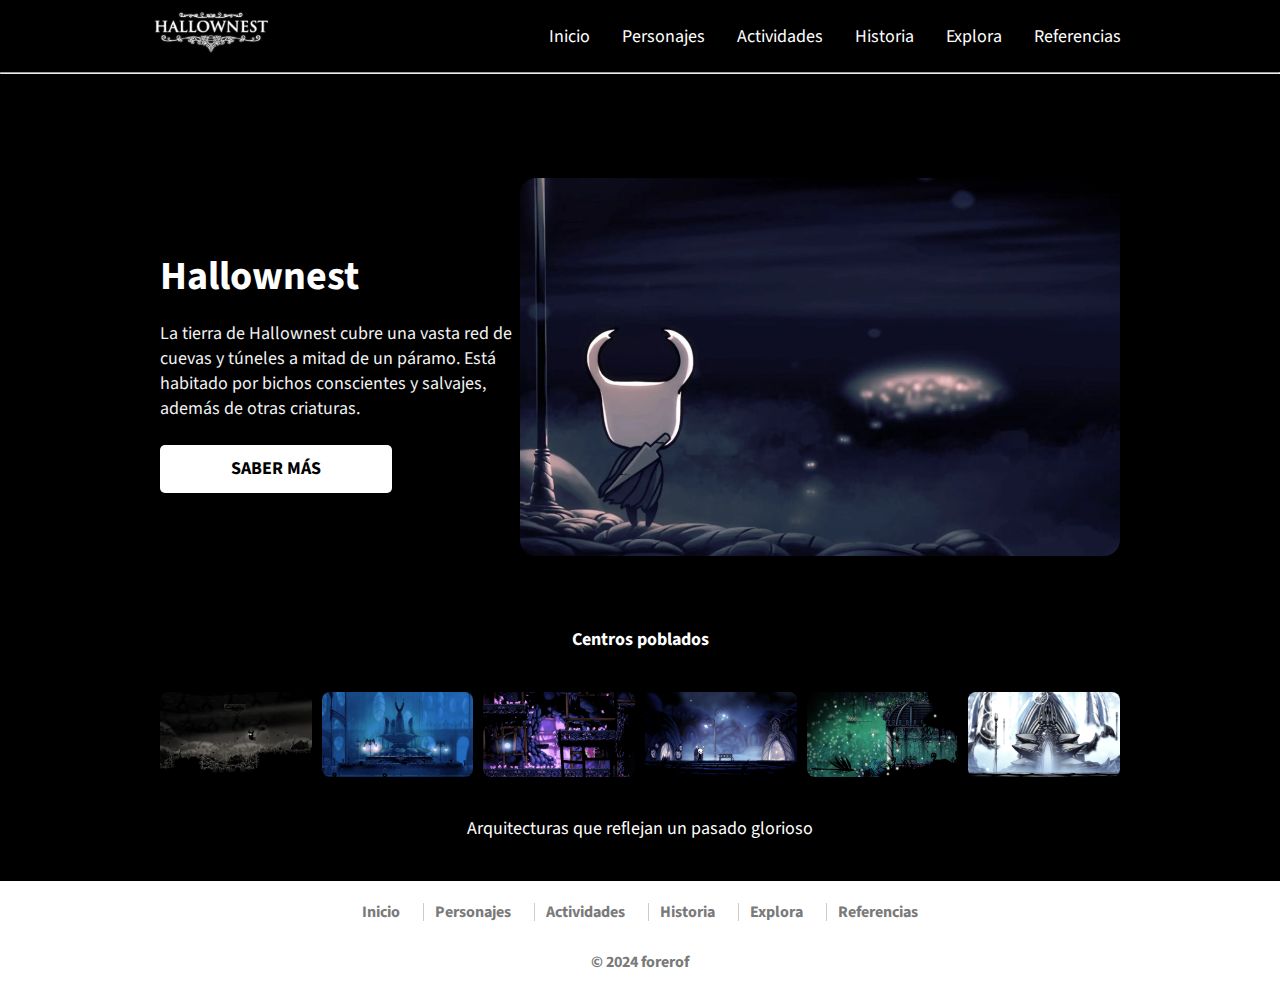
<file: index.html>
<!DOCTYPE html>
<html lang="es">

<head>
    <meta charset="UTF-8">
    <meta name="viewport" content="width=device-width, initial-scale=1.0, maximum-scale=1.0, user-scalable=no">
    <title>Inicio - Hallownest</title>
    <meta 
        name="description"
        content="Explora Hallownest, un vasto mundo lleno de criaturas conscientes y salvajes. Descubre su historia, personajes y actividades."
    >
    <meta property="og:image" content="./assets/img/pages/index.webp">
    <meta name="keywords"  content="Hallownest, historia, personajes, actividades, tierra, bichos">
    <link rel='icon'       type='image/ico' href='assets/img/favicon.ico'>
    <link rel="stylesheet" href="https://fonts.googleapis.com/css2?family=Source+Sans+3:wght@300;400;600&display=swap">
    <link rel="stylesheet" href="./assets/css/styles.css">
</head>

<body>
    <!-- Menu de navegacion (se repite en todas las páginas) -->
    <header class="header">
        <div class="header-content">
            <div class="header-logo">
                <a href="./index.html">
                    <img src="./assets/img/logo.webp" alt="Logotipo de Hallownest">
                </a>
            </div>

            <!-- Botón del menú hamburguesa -->
            <button class="hamburger-menu" aria-label="Abrir menú">
                &#9776;
            </button>

            <nav class="header-links">
                <a href="./index.html" class="header-link">Inicio</a>
                <a href="./characters.html" class="header-link">Personajes</a>
                <a href="./activities.html" class="header-link">Actividades</a>
                <a href="./history.html" class="header-link">Historia</a>
                <a href="./map.html" class="header-link">Explora</a>
                <a href="./credits.html" class="header-link">Referencias</a>
            </nav>
        </div>
    </header>

    <!-- Separador blanco -->
    <hr class="sepator-blank">

    <!-- Contenido de la página -->
    <div class="content">
        <div>
            <div class="space-card mt-64">
                <div class="card">
                    <div>
                        <div class="card-title">
                            <strong>Hallownest</strong>
                        </div>

                        <div class="card-body">
                            La tierra de Hallownest cubre una vasta red de cuevas y túneles a mitad de un páramo. Está
                            habitado por bichos conscientes y salvajes, además de otras criaturas.
                        </div>

                        <a href="./history.html">
                            <div class="card-button">
                                <strong>SABER MÁS</strong>
                            </div>
                        </a>
                    </div>
                </div>

                <div class="card-image">
                    <img src="./assets/img/hollownest.webp"
                        alt="Vista panorámica de Hallownest, una red de cuevas y túneles"
                    >
                </div>
            </div>
        </div>

        <div class="mt-64">
            <div class="gallery-title">
                <strong>Centros poblados</strong>
            </div>

            <div class="gallery">
                <div class="gallery-image">
                    <img src="./assets/img/gallery/abyss-01.webp"          alt="El Abismo en Hallownest">
                </div>
                <div class="gallery-image">
                    <img src="./assets/img/gallery/city-of-tears-01.webp"  alt="Ciudad de lagrimas en Hallownest"> 
                </div>
                <div class="gallery-image">
                    <img src="./assets/img/gallery/crystal-peak-01.webp"   alt="Cumbre de cristal en Hallownest">
                </div>
                <div class="gallery-image">
                    <img src="./assets/img/gallery/dirtmouth-01.webp"      alt="Bocasucia en Hallownest">
                </div>
                <div class="gallery-image">
                    <img src="./assets/img/gallery/queens-gardens-01.webp" alt="Jardines de la reina en Hallownest">
                </div>
                <div class="gallery-image">
                    <img src="./assets/img/gallery/white-palace-01.webp"   alt="Palacio blanco en Hallownest">
                </div>
            </div>

            <div class="gallery-description">Arquitecturas que reflejan un pasado glorioso</div>
        </div>
    </div>

    <!-- Pie de página (se repite en todas las páginas) --> 
    <footer class="footer">
        <nav class="footer-links">
            <a href="./index.html">Inicio</a>
            <a href="./characters.html">Personajes</a>
            <a href="./activities.html">Actividades</a>
            <a href="./history.html">Historia</a>
            <a href="./map.html">Explora</a>
            <a href="./credits.html">Referencias</a>
        </nav>

        <div class="footer-info">
            <p>© 2024 forerof</p>
        </div>
    </footer>
    <script src="./assets/js/menu.js"></script>
</body>

</html>
</file>
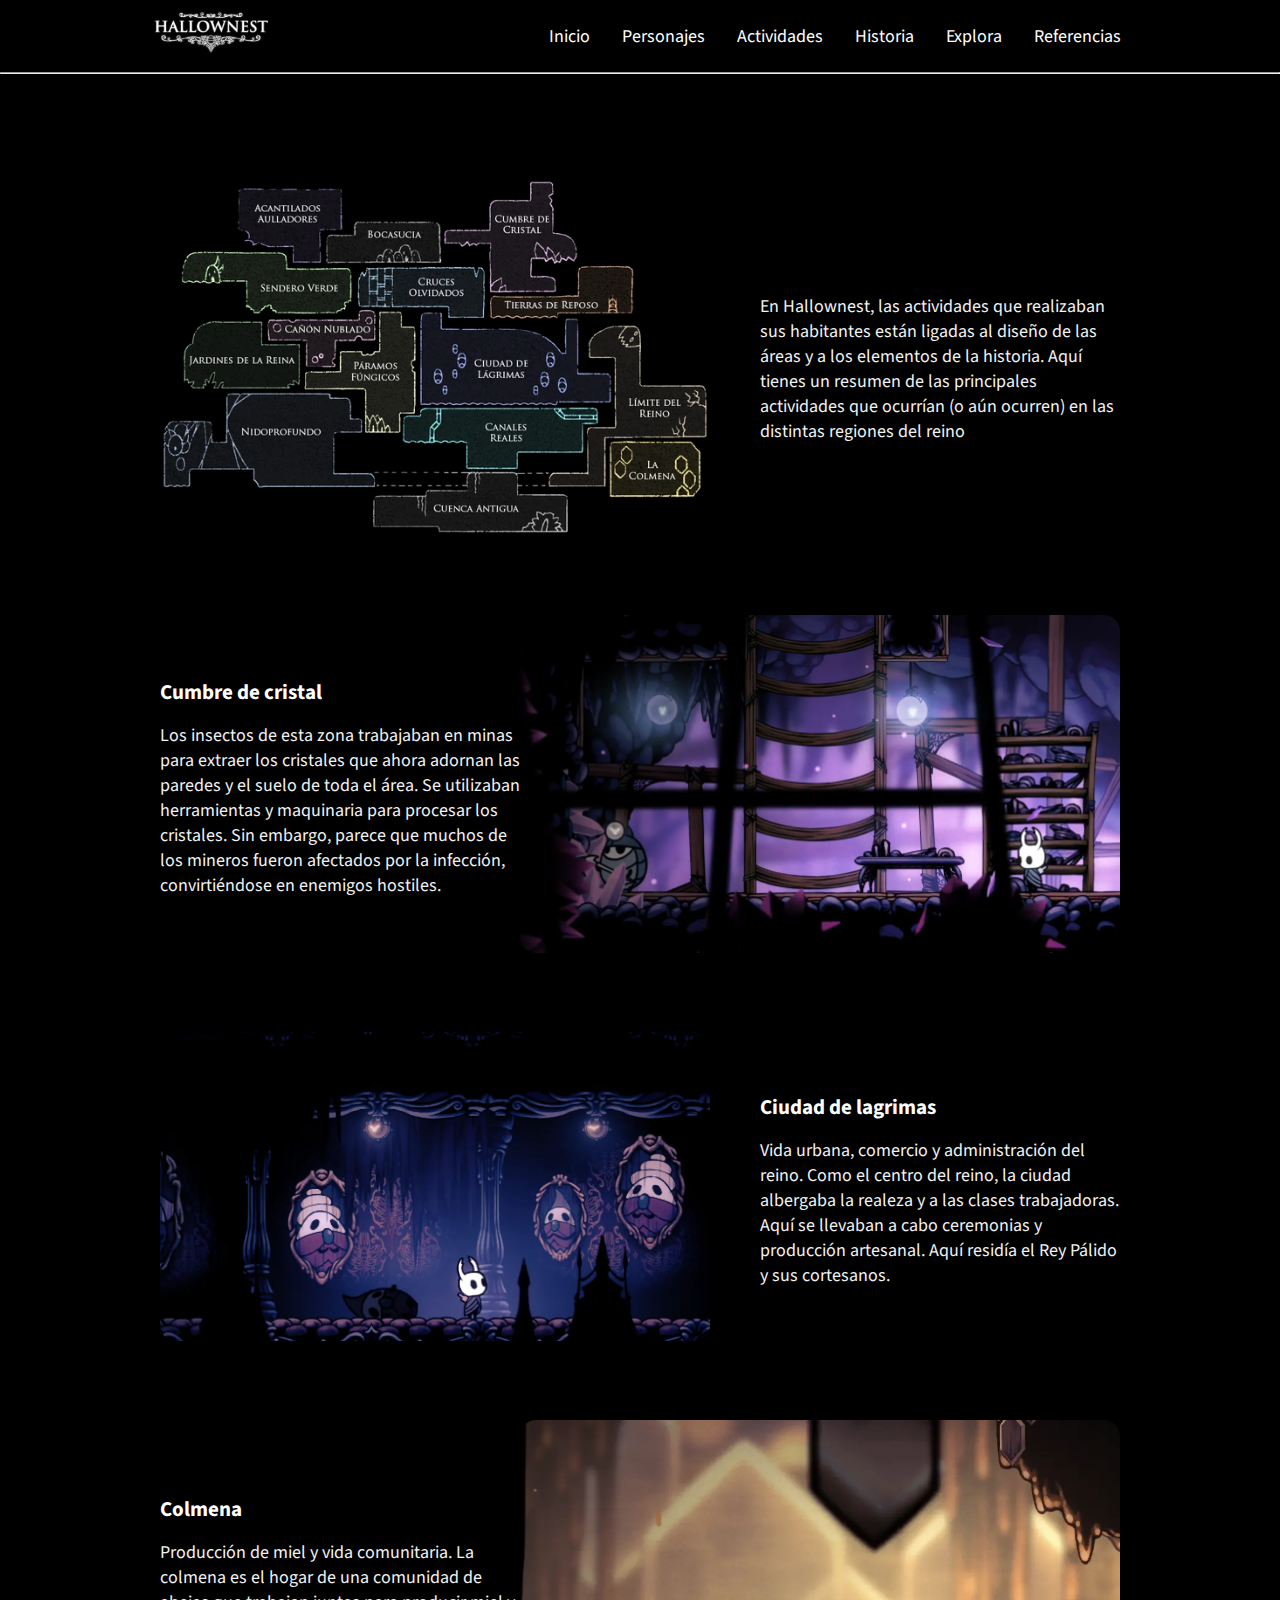
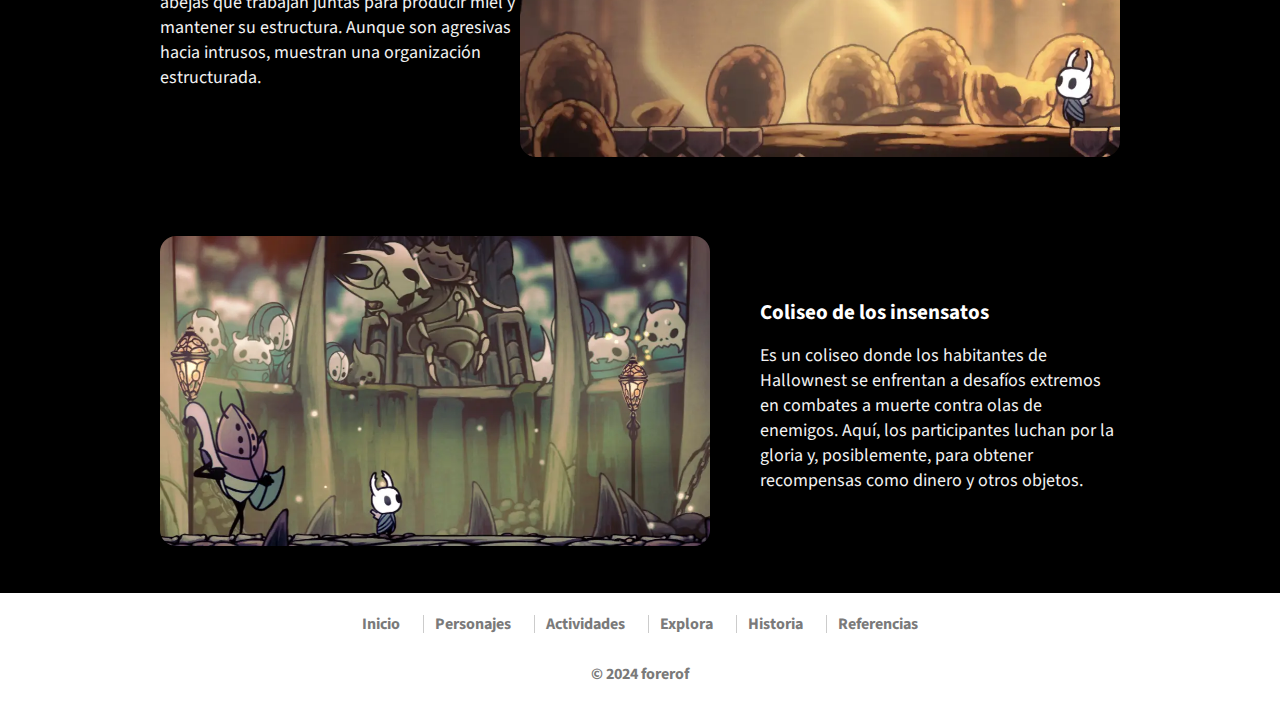
<file: activities.html>
<!DOCTYPE html>
<html lang="es">

<head>
    <meta charset="UTF-8">
    <meta name="viewport" content="width=device-width, initial-scale=1.0, maximum-scale=1.0, user-scalable=no">
    <title>Actividades - Hallownest</title>
    <meta 
        name="description"
        content="Desde comercio hasta luchas entre feroces guerreros, todo esto ocurre en Hallownest."
    >
    <meta property="og:image" content="./assets/img/pages/activities.webp">
    <meta name="keywords"  content="Actividades, Luchas, Cristales , Miel">
    <link rel='icon'       type='image/ico' href='assets/img/favicon.ico'>
    <link rel="stylesheet" href="https://fonts.googleapis.com/css2?family=Source+Sans+3:wght@300;400;600&display=swap">
    <link rel="stylesheet" href="./assets/css/styles.css">
</head>

<body>
    <!-- Menu de navegacion (se repite en todas las páginas) -->
    <header class="header">
        <div class="header-content">
            <div class="header-logo">
                <a href="./index.html">
                    <img src="./assets/img/logo.webp" alt="Logotipo de Hallownest">
                </a>
            </div>

            <!-- Botón del menú hamburguesa -->
            <button class="hamburger-menu" aria-label="Abrir menú">
                &#9776;
            </button>

            <nav class="header-links">
                <a href="./index.html" class="header-link">Inicio</a>
                <a href="./characters.html" class="header-link">Personajes</a>
                <a href="./activities.html" class="header-link">Actividades</a>
                <a href="./history.html" class="header-link">Historia</a>
                <a href="./map.html" class="header-link">Explora</a>
                <a href="./credits.html" class="header-link">Referencias</a>
            </nav>
        </div>
    </header>

    <hr class="sepator-blank">

    <div class="content">
        <div class="card-container space-card mt-64">
            <div class="card-image">
                <img src="./assets/img/activities/map.webp"
                    alt="Mapa del reino de Hallownest"
                >
            </div>

            <div class="card">
                <div>
                    <div class="card-body">
                        En Hallownest, las actividades que realizaban sus habitantes están ligadas al diseño de las áreas y a los elementos de la historia. Aquí tienes un resumen de las principales actividades que ocurrían (o aún ocurren) en las distintas regiones del reino
                    </div>
                </div>
            </div>                
        </div>
       
        <section>
            <div class="space-card mt-72">
                <div class="card">
                    <div>
                        <h3>Cumbre de cristal</h3>

                        <div class="card-body">
                            Los insectos de esta zona trabajaban en minas para extraer los cristales que ahora adornan las paredes y el suelo de toda el área. Se utilizaban herramientas y maquinaria para procesar los cristales. Sin embargo, parece que muchos de los mineros fueron afectados por la infección, convirtiéndose en enemigos hostiles.
                        </div>
                    </div>
                </div>

                <div class="card-image">
                    <img src="./assets/img/activities/peek-of-crystal.webp"
                        alt="Mina en Cumbre de cristales">
                </div>
            </div>
        </section>

        <section>
            <div class="card-container space-card mt-72">
                <div class="card-image">
                    <img src="./assets/img/activities/city-of-tears.webp"
                        alt="Hogar de una familia real en Ciudad de lagrimas"
                    >
                </div>

                <div class="card">
                    <div>
                        <h3>Ciudad de lagrimas</h3>

                        <div class="card-body">
                            Vida urbana, comercio y administración del reino. Como el centro del reino, la ciudad albergaba la realeza y a las clases trabajadoras. Aquí se llevaban a cabo ceremonias y producción artesanal. Aquí residía el Rey Pálido y sus cortesanos.
                        </div>
                    </div>
                </div>
            </div>
        </section>

        <section>
            <div class="space-card mt-72">
                <div class="card">
                    <div>
                        <h3>Colmena</h3>

                        <div class="card-body">
                            Producción de miel y vida comunitaria. La colmena es el hogar de una comunidad de abejas que trabajan juntas para producir miel y mantener su estructura. Aunque son agresivas hacia intrusos, muestran una organización estructurada.
                        </div>
                    </div>
                </div>

                <div class="card-image">
                    <img src="./assets/img/activities/the-hive.webp"
                        alt="Interior de la Colmena en Hallownest"
                    >
                </div>
            </div>
        </section>

        <section>
            <div class="card-container space-card mt-72">
                <div class="card-image">
                    <img src="./assets/img/activities/the-coliseum-of-fools.webp"
                        alt="Batalla en el centro del Coliseo de los insensatos">
                </div>

                <div class="card">
                    <div>
                        <h3>Coliseo de los insensatos</h3>

                        <div class="card-body">
                            Es un coliseo donde los habitantes de Hallownest se enfrentan a desafíos extremos en combates a muerte contra olas de enemigos. Aquí, los participantes luchan por la gloria y, posiblemente, para obtener recompensas como dinero y otros objetos.
                        </div>
                    </div>
                </div>
            </div>
        </section>
    </div>

    <footer class="footer">
        <nav class="footer-links">
            <a href="./index.html">Inicio</a>
            <a href="./characters.html">Personajes</a>
            <a href="./activities.html">Actividades</a>
            <a href="./map.html">Explora</a>
            <a href="./history.html">Historia</a>
            <a href="./credits.html">Referencias</a>
        </nav>

        <div class="footer-info">
            <p>© 2024 forerof</p>
        </div>
    </footer>

    <script src="./assets/js/menu.js"></script>
</body>

</html>
</file>
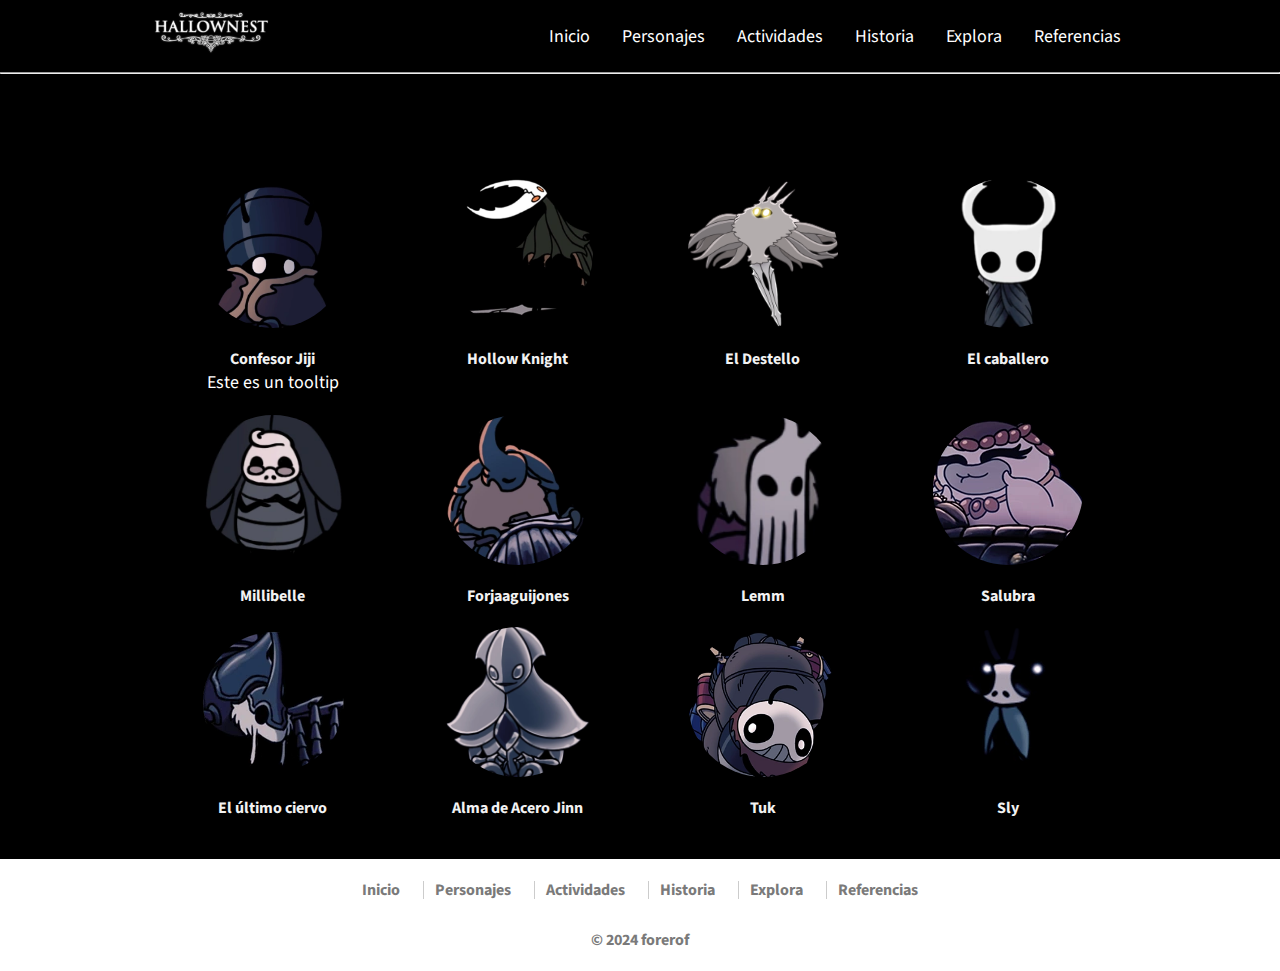
<file: characters.html>
<!DOCTYPE html>
<html lang="es">

<head>
    <meta charset="UTF-8">
    <meta name="viewport" content="width=device-width, initial-scale=1.0, maximum-scale=1.0, user-scalable=no">
    <title>Personajes - Hallownest</title>
    <meta 
        name="description"
        content="Algunos de los habitantes de Hallownest, desde mercaderes hasta maestros de aguijon."
    >
    <meta property="og:image" content="./assets/img/pages/characters.webp">
    <meta name="keywords"  content="El Hollow Knight, El Destello, El caballero, Sly, Tuk, Forjaaguijones">
    <link rel='icon'       type='image/ico' href='assets/img/favicon.ico'>
    <link rel="stylesheet" href="https://fonts.googleapis.com/css2?family=Source+Sans+3:wght@300;400;600&display=swap">
    <link rel="stylesheet" href="./assets/css/styles.css">
</head>

<body>
    <!-- Menu de navegacion (se repite en todas las páginas) -->
    <header class="header">
        <div class="header-content">
            <div class="header-logo">
                <a href="./index.html">
                    <img src="./assets/img/logo.webp" alt="Logotipo de Hallownest">
                </a>
            </div>

            <!-- Botón del menú hamburguesa -->
            <button class="hamburger-menu" aria-label="Abrir menú">
                &#9776;
            </button>

            <nav class="header-links">
                <a href="./index.html" class="header-link">Inicio</a>
                <a href="./characters.html" class="header-link">Personajes</a>
                <a href="./activities.html" class="header-link">Actividades</a>
                <a href="./history.html" class="header-link">Historia</a>
                <a href="./map.html" class="header-link">Explora</a>
                <a href="./credits.html" class="header-link">Referencias</a>
            </nav>
        </div>
    </header>

    <hr class="sepator-blank">

    <div class="content">
        <section class="mt-64">
            <div class="gallery-characters">
                <div class="character" data-info="Character 1 is the hero of the story.">
                    <img src="./assets/img/characters/confessor_jiji.webp" alt="Personaje Confesor Jiji">
                    <h3 class="character-name">Confesor Jiji</h3>
                    <span class="character-description">Este es un tooltip</span>
                </div>

                <div class="character">
                    <img src="./assets/img/characters/chained_up_vessel.webp" alt="Personaje Hollow Knight">
                    <h3 class="character-name">Hollow Knight</h3>
                </div>

                <div class="character">
                    <img src="./assets/img/characters/the_radiance.webp" alt="Personaje El Destello">
                    <h3 class="character-name">El Destello</h3>
                </div>

                <div class="character">
                    <img src="./assets/img/characters/the_knight.webp" alt="Personaje El caballero">
                    <h3 class="character-name">El caballero</h3>
                </div>

                <div class="character">
                    <img src="./assets/img/characters/millibelle.webp" alt="Personaje Millibelle">
                    <h3 class="character-name">Millibelle</h3>
                </div>

                <div class="character">
                    <img src="./assets/img/characters/nailsmith-2.webp" alt="Personaje Forjaaguijones">
                    <h3 class="character-name">Forjaaguijones</h3>
                </div>

                <div class="character">
                    <img src="./assets/img/characters/relic_seeker_lemm.webp" alt="Personaje Lemm">
                    <h3 class="character-name">Lemm</h3>
                </div>

                <div class="character">
                    <img src="./assets/img/characters/salubra.webp" alt="Personaje Salubra">
                    <h3 class="character-name">Salubra</h3>
                </div>

                <div class="character">
                    <img src="./assets/img/characters/stag_circle.webp" alt="Personaje El último ciervo">
                    <h3 class="character-name">El último ciervo</h3>
                </div>
                <div class="character">
                    <img src="./assets/img/characters/steelsoul_jinn.webp" alt="Imagen Personaje Alma de Acero Jinn">
                    <h3 class="character-name">Alma de Acero Jinn</h3>
                </div>
                <div class="character">
                    <img src="./assets/img/characters/tuk.webp" alt="Personaje Tuk">
                    <h3 class="character-name">Tuk</h3>
                </div>
                <div class="character">
                    <img src="./assets/img/characters/sly.webp" alt="Personaje Sly">
                    <h3 class="character-name">Sly</h3>
                </div>
            </div>
        </section>
    </div>

    <footer class="footer">
        <nav class="footer-links">
            <a href="./index.html">Inicio</a>
            <a href="./characters.html">Personajes</a>
            <a href="./activities.html">Actividades</a>
            <a href="./history.html">Historia</a>
            <a href="./map.html">Explora</a>
            <a href="./credits.html">Referencias</a>
        </nav>

        <div class="footer-info">
            <p>© 2024 forerof</p>
        </div>
    </footer>
    
    <script src="./assets/js/menu.js"></script>
</body>

</html>
</file>
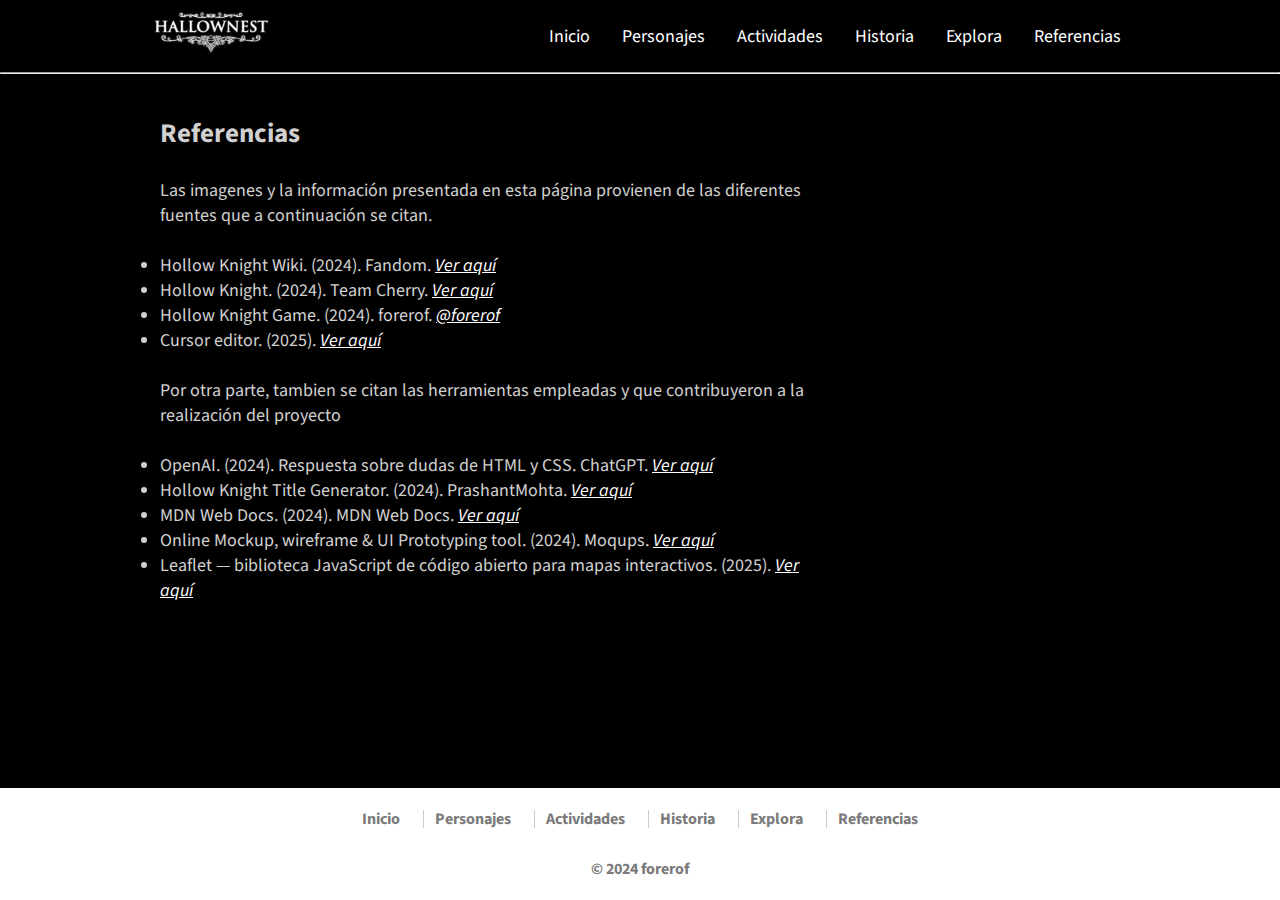
<file: credits.html>
<!DOCTYPE html>
<html lang="es">

<head>
    <meta charset="UTF-8">
    <meta name="viewport" content="width=device-width, initial-scale=1.0, maximum-scale=1.0, user-scalable=no">
    <title>Historia - Hallownest</title>
    <meta 
        name="description"
        content="Créditos a los autores de los recursos empleados en esta página web."
    >
    <meta property="og:image" content="./assets/img/pages/credits.webp">
    <meta name="keywords"  content="Créditos, Autores, Derechos de autor">
    <link rel='icon'       type='image/ico' href='assets/img/favicon.ico'>
    <link rel="stylesheet" href="https://fonts.googleapis.com/css2?family=Source+Sans+3:wght@300;400;600&display=swap">
    <link rel="stylesheet" href="./assets/css/styles.css">
</head>

<body>
    <!-- Menu de navegacion (se repite en todas las páginas) -->
    <header class="header">
        <div class="header-content">
            <div class="header-logo">
                <a href="./index.html">
                    <img src="./assets/img/logo.webp" alt="Logotipo de Hallownest">
                </a>
            </div>

            <!-- Botón del menú hamburguesa -->
            <button class="hamburger-menu" aria-label="Abrir menú">
                &#9776;
            </button>

            <nav class="header-links">
                <a href="./index.html" class="header-link">Inicio</a>
                <a href="./characters.html" class="header-link">Personajes</a>
                <a href="./activities.html" class="header-link">Actividades</a>
                <a href="./history.html" class="header-link">Historia</a>
                <a href="./map.html" class="header-link">Explora</a>
                <a href="./credits.html" class="header-link">Referencias</a>
            </nav>
        </div>
    </header>

    <hr class="sepator-blank">

    <div class="content space-card">
        <div class="history">
            <section>
                <h2>Referencias</h2>
                <br>
                <p>
                    Las imagenes y la información presentada en esta página provienen de las diferentes fuentes que a
                    continuación se citan.
                </p>
                <br>

                <ul>
                    <li>
                        Hollow Knight Wiki. (2024). Fandom. 
                        <a href="https://hollowknight.fandom.com/es/wiki/Hollow_Knight_Wiki" target="_blank"> 
                            <i>Ver aquí</i> 
                        </a>
                    </li>

                    <li>
                        Hollow Knight. (2024). Team Cherry. 
                        <a href="https://www.hollowknight.com/" target="_blank">
                            <i>Ver aquí</i>
                        </a>
                    </li>

                    <li>
                        Hollow Knight Game. (2024). forerof. 
                        <a href="https://github.com/forerof/hallownest" target="_blank">
                            <i>@forerof</i>
                        </a>
                    </li>
                    <li>
                        Cursor editor. (2025). 
                        <a
                            href="https://www.cursor.cc/"
                            target="_blank"
                        > 
                            <i>Ver aquí</i> 
                        </a>
                    </li>
                </ul>
                <br>

                <p>Por otra parte, tambien se citan las herramientas empleadas y que contribuyeron a la realización del proyecto</p>
                <br>

                <ul>
                    <li>OpenAI. (2024). Respuesta sobre dudas de HTML y CSS. ChatGPT. 
                        <a href="https://chat.openai.com/" target="_blank">
                            <i>Ver aquí</i>
                        </a>
                    </li>

                    <li>
                        Hollow Knight Title Generator. (2024). PrashantMohta. 
                        <a
                            href="https://prashantmohta.github.io/TitleGenerator.HollowKnight/?title=0&blur=true&font=1&bold=true&main=HOLLOW%20KNIGHT%20&sub=Title%20generator"
                            target="_blank"
                        > 
                            <i>Ver aquí</i> 
                        </a>
                    </li>
                    <li>
                        MDN Web Docs. (2024). MDN Web Docs.
                        <a
                            href="https://developer.mozilla.org/es/"
                            target="_blank"
                        > 
                            <i>Ver aquí</i> 
                        </a>
                    </li>
                    <li>
                        Online Mockup, wireframe & UI Prototyping tool. (2024). Moqups.
                        <a
                            href="https://moqups.com/"
                            target="_blank"
                        > 
                            <i>Ver aquí</i> 
                        </a>
                    </li>
                    <li>
                        Leaflet — biblioteca JavaScript de código abierto para mapas interactivos. (2025).
                        <a
                            href="https://leafletjs.com/" 
                            target="_blank"
                        > 
                            <i>Ver aquí</i> 
                        </a>
                    </li>
                </ul>
            </section>
        </div>
    </div>

    <footer class="footer">
        <nav class="footer-links">
            <a href="./index.html">Inicio</a>
            <a href="./characters.html">Personajes</a>
            <a href="./activities.html">Actividades</a>
            <a href="./history.html">Historia</a>
            <a href="./map.html">Explora</a>
            <a href="./credits.html">Referencias</a>
        </nav>

        <div class="footer-info">
            <p>© 2024 forerof</p>
        </div>
    </footer>

    <script src="./assets/js/menu.js"></script>
</body>

</html>
</file>
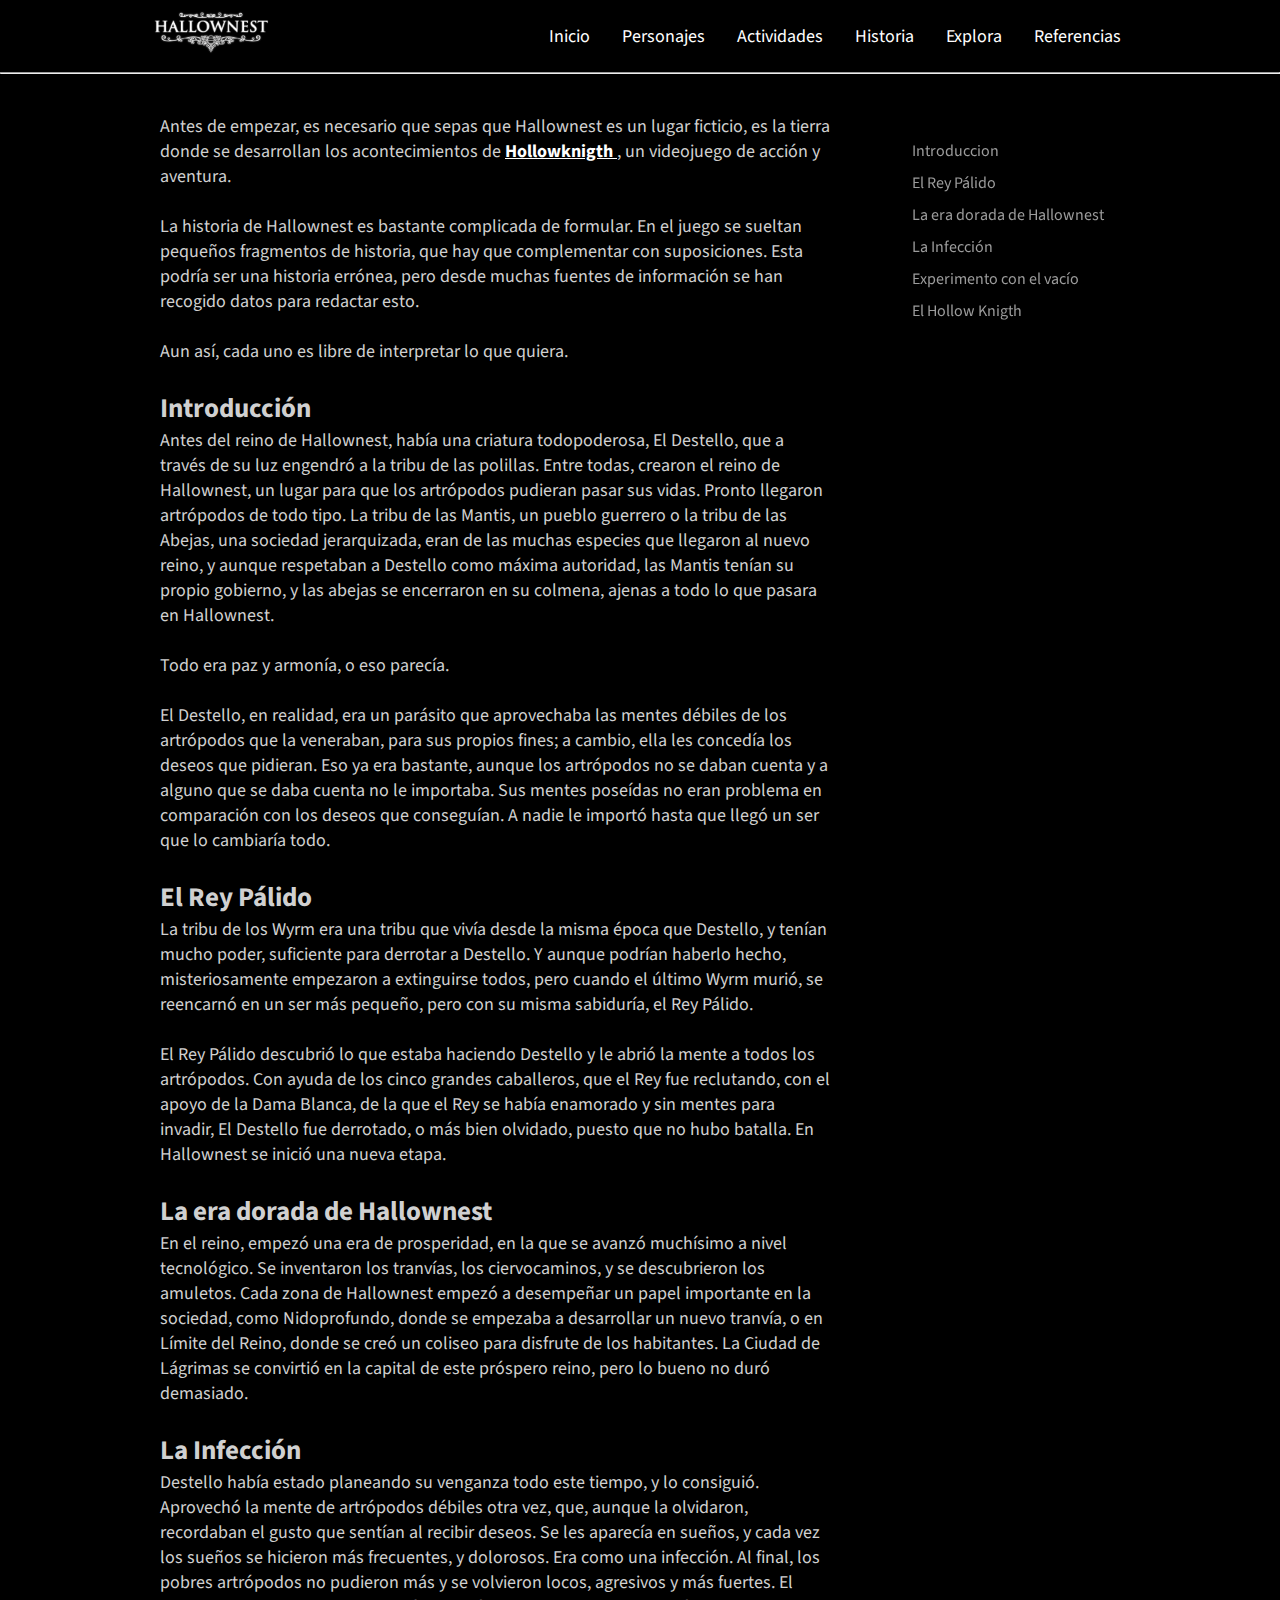
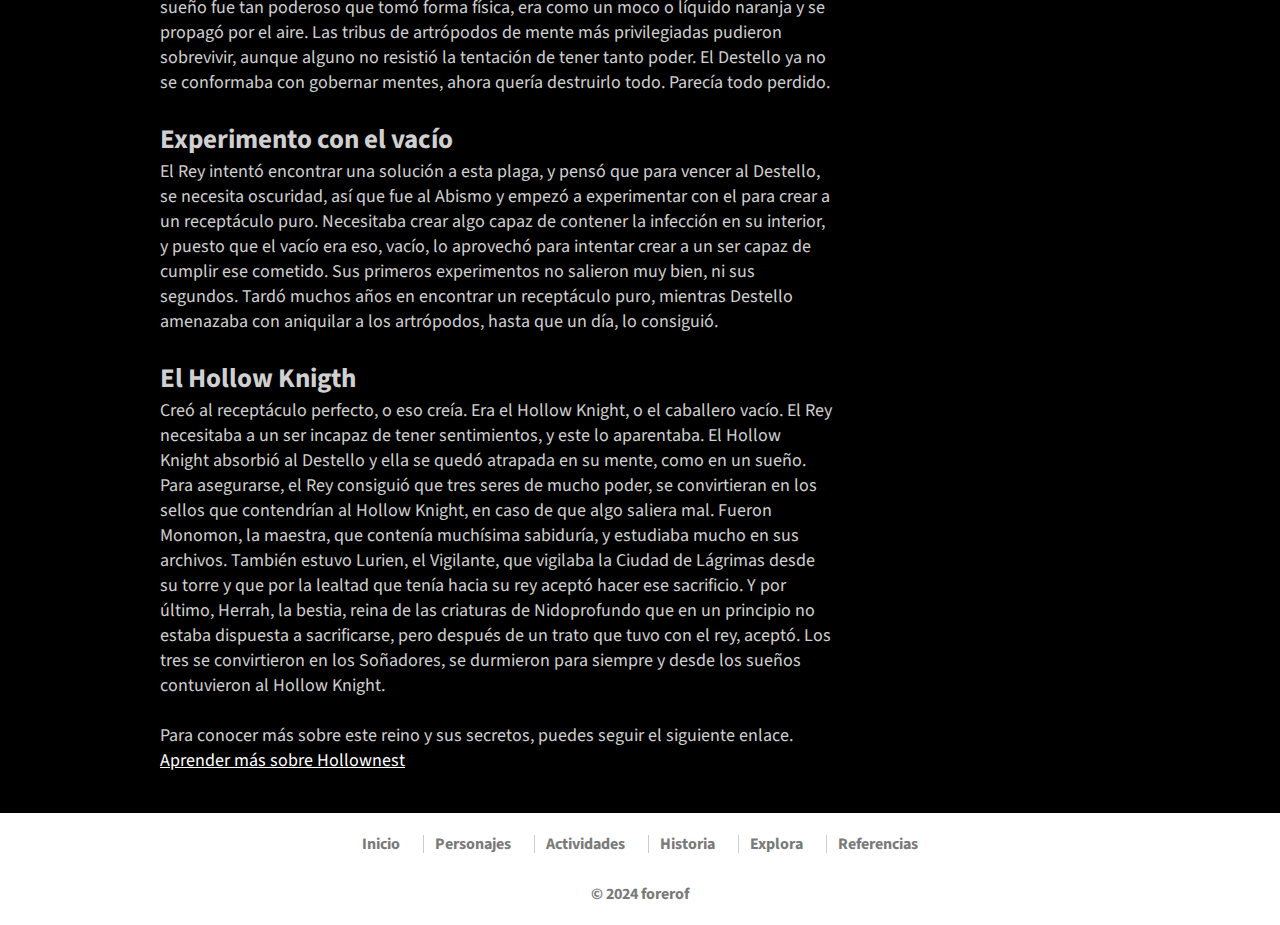
<file: history.html>
<!DOCTYPE html>
<html lang="es">

<head>
    <meta charset="UTF-8">
    <meta name="viewport" content="width=device-width, initial-scale=1.0, maximum-scale=1.0, user-scalable=no">
    <title>Historia - Hallownest</title>
    <meta 
        name="description"
        content="Comprende el origen del reino de Hallownest conoce su historia y evita repetirla."
    >
    <meta property="og:image" content="./assets/img/pages/history.webp">
    <meta name="keywords"  content="Historia, El Destello, Wyrm , Deseos, Tribus">
    <link rel='icon'       type='image/ico' href='assets/img/favicon.ico'>
    <link rel="stylesheet" href="https://fonts.googleapis.com/css2?family=Source+Sans+3:wght@300;400;600&display=swap">
    <link rel="stylesheet" href="./assets/css/styles.css">
</head>

<body>
    <!-- Menu de navegacion (se repite en todas las páginas) -->
    <header class="header">
        <div class="header-content">
            <div class="header-logo">
                <a href="./index.html">
                    <img src="./assets/img/logo.webp" alt="Logotipo de Hallownest">
                </a>
            </div>

            <!-- Botón del menú hamburguesa -->
            <button class="hamburger-menu" aria-label="Abrir menú">
                &#9776;
            </button>

            <nav class="header-links">
                <a href="./index.html" class="header-link">Inicio</a>
                <a href="./characters.html" class="header-link">Personajes</a>
                <a href="./activities.html" class="header-link">Actividades</a>
                <a href="./history.html" class="header-link">Historia</a>
                <a href="./map.html" class="header-link">Explora</a>
                <a href="./credits.html" class="header-link">Referencias</a>
            </nav>
        </div>
    </header>

    <hr class="sepator-blank">

    <div class="content space-card">
        <div class="history">
            <div>
                <p>
                    Antes de empezar, es necesario que sepas que Hallownest es un lugar ficticio, es la tierra donde se
                    desarrollan los acontecimientos de 
                    <a href="https://www.hollowknight.com/">
                        <strong>Hollowknigth</strong>
                    </a>, un videojuego de acción y aventura.
                </p>
                <br>
                <p>
                    La historia de Hallownest es bastante complicada de formular. En el juego se sueltan pequeños
                    fragmentos de historia, que hay que complementar con suposiciones. Esta podría ser una historia
                    errónea, pero desde muchas fuentes de información se han recogido datos para redactar esto.</p>
                <br>
                <p>Aun así, cada uno es libre de interpretar lo que quiera.</p>
            </div>
            <br>

            <section id="introduction">
                <h2>Introducción</h2>
                <p>
                        Antes del reino de Hallownest, había una criatura todopoderosa, El Destello, que a través de su luz engendró a la tribu de las polillas. Entre todas, crearon el reino de Hallownest, un lugar para que los artrópodos pudieran pasar sus vidas. Pronto llegaron artrópodos de todo tipo. La tribu de las Mantis, un pueblo guerrero o la tribu de las Abejas, una sociedad jerarquizada, eran de las muchas especies que llegaron al nuevo reino, y aunque respetaban a Destello como máxima autoridad, las Mantis tenían su propio gobierno, y las abejas se encerraron en su colmena, ajenas a todo lo que pasara en Hallownest.
                </p>
                <br>
                <p>
                        Todo era paz y armonía, o eso parecía.
                </p>
                <br>
                <p>
                        El Destello, en realidad, era un parásito que aprovechaba las mentes débiles de los artrópodos que la veneraban, para sus propios fines; a cambio, ella les concedía los deseos que pidieran. Eso ya era bastante, aunque los artrópodos no se daban cuenta y a alguno que se daba cuenta no le importaba. Sus mentes poseídas no eran problema en comparación con los deseos que conseguían. A nadie le importó hasta que llegó un ser que lo cambiaría todo.
                </p>
            </section>
            <br>

            <section id="the-pale-king">
                <h2>El Rey Pálido</h2>
                <p>
                    La tribu de los Wyrm era una tribu que vivía desde la misma época que Destello, y tenían mucho poder, suficiente para derrotar a Destello. Y aunque podrían haberlo hecho, misteriosamente empezaron a extinguirse todos, pero cuando el último Wyrm murió, se reencarnó en un ser más pequeño, pero con su misma sabiduría, el Rey Pálido.
                </p>
                <br>
                <p>
                    El Rey Pálido descubrió lo que estaba haciendo Destello y le abrió la mente a todos los artrópodos. Con ayuda de los cinco grandes caballeros, que el Rey fue reclutando, con el apoyo de la Dama Blanca, de la que el Rey se había enamorado y sin mentes para invadir, El Destello fue derrotado, o más bien olvidado, puesto que no hubo batalla. En Hallownest se inició una nueva etapa.
                </p>
            </section>
            <br>

            <section id="the-golden-age-of-hallownest">
                <h2>La era dorada de Hallownest</h2>
                <p>
                    En el reino, empezó una era de prosperidad, en la que se avanzó muchísimo a nivel tecnológico. Se inventaron los tranvías, los ciervocaminos, y se descubrieron los amuletos. Cada zona de Hallownest empezó a desempeñar un papel importante en la sociedad, como Nidoprofundo, donde se empezaba a desarrollar un nuevo tranvía, o en Límite del Reino, donde se creó un coliseo para disfrute de los habitantes. La Ciudad de Lágrimas se convirtió en la capital de este próspero reino, pero lo bueno no duró demasiado.
                </p>
            </section>
            <br>

            <section id="the-infection">
                <h2>La Infección</h2>
                <p>
                    Destello había estado planeando su venganza todo este tiempo, y lo consiguió. Aprovechó la mente de artrópodos débiles otra vez, que, aunque la olvidaron, recordaban el gusto que sentían al recibir deseos. Se les aparecía en sueños, y cada vez los sueños se hicieron más frecuentes, y dolorosos. Era como una infección. Al final, los pobres artrópodos no pudieron más y se volvieron locos, agresivos y más fuertes. El sueño fue tan poderoso que tomó forma física, era como un moco o líquido naranja y se propagó por el aire. Las tribus de artrópodos de mente más privilegiadas pudieron sobrevivir, aunque alguno no resistió la tentación de tener tanto poder. El Destello ya no se conformaba con gobernar mentes, ahora quería destruirlo todo. Parecía todo perdido.
                </p>
            </section>
            <br>

            <section id="experiment-with-the-void">
                <h2>Experimento con el vacío</h2>
                <p>
                    El Rey intentó encontrar una solución a esta plaga, y pensó que para vencer al Destello, se necesita oscuridad, así que fue al Abismo y empezó a experimentar con el para crear a un receptáculo puro. Necesitaba crear algo capaz de contener la infección en su interior, y puesto que el vacío era eso, vacío, lo aprovechó para intentar crear a un ser capaz de cumplir ese cometido. Sus primeros experimentos no salieron muy bien, ni sus segundos. Tardó muchos años en encontrar un receptáculo puro, mientras Destello amenazaba con aniquilar a los artrópodos, hasta que un día, lo consiguió.
                </p>
            </section>
            <br>

            <section id="the-hollow-knight">
                <h2>El Hollow Knigth</h2>
                <p>
                    Creó al receptáculo perfecto, o eso creía. Era el Hollow Knight, o el caballero vacío. El Rey necesitaba a un ser incapaz de tener sentimientos, y este lo aparentaba. El Hollow Knight absorbió al Destello y ella se quedó atrapada en su mente, como en un sueño. Para asegurarse, el Rey consiguió que tres seres de mucho poder, se convirtieran en los sellos que contendrían al Hollow Knight, en caso de que algo saliera mal. Fueron Monomon, la maestra, que contenía muchísima sabiduría, y estudiaba mucho en sus archivos. También estuvo Lurien, el Vigilante, que vigilaba la Ciudad de Lágrimas desde su torre y que por la lealtad que tenía hacia su rey aceptó hacer ese sacrificio. Y por último, Herrah, la bestia, reina de las criaturas de Nidoprofundo que en un principio no estaba dispuesta a sacrificarse, pero después de un trato que tuvo con el rey, aceptó. Los tres se convirtieron en los Soñadores, se durmieron para siempre y desde los sueños contuvieron al Hollow Knight.
                </p>
                <br>

                <p>
                    Para conocer más sobre este reino y sus secretos, puedes seguir el siguiente enlace.
                    <a href="https://hollowknight.fandom.com/wiki/Hallownest" target="_blank">Aprender más sobre Hollownest</a>
                </p>
            </section>        
        </div>

        <!-- Sumario -->
        <nav class="summary">
            <a href="#introduction">Introduccion</a>
            <a href="#the-pale-king">El Rey Pálido</a>
            <a href="#the-golden-age-of-hallownest">La era dorada de Hallownest</a>
            <a href="#the-infection">La Infección</a>
            <a href="#experiment-with-the-void">Experimento con el vacío</a>
            <a href="#the-hollow-knight">El Hollow Knigth</a>
        </nav>
    </div>

    <footer class="footer">
        <nav class="footer-links">
            <a href="./index.html">Inicio</a>
            <a href="./characters.html">Personajes</a>
            <a href="./activities.html">Actividades</a>
            <a href="./history.html">Historia</a>
            <a href="./map.html">Explora</a>
            <a href="./credits.html">Referencias</a>
        </nav>

        <div class="footer-info">
            <p>© 2024 forerof</p>
        </div>
    </footer>

    <script src="./assets/js/menu.js"></script>
</body>

</html>
</file>
<file: assets/css/styles.css>
/* General Reset */
* {
    margin: 0;
    padding: 0;
    /* eliminar márgenes predeterminados del navegador*/
    box-sizing: border-box;
    /* Asegura que el ancho y el alto incluyan borde y padding */
}

/* Global Styles */
img {
    max-width: 100%;
    /* La imagen nunca será más ancha que su contenedor */
    height: auto;
    /* Mantiene la proporción original de la imagen */
}

a {
    text-decoration: none;
    /* Elimina el subrayado */
    color: inherit;
    /* Hereda el color del texto del contenedor padre */
}

a:visited {
    color: inherit;
    /* Elimina el color de los enlaces visitados */
}

a:hover,
a:focus {
    text-decoration: none;
    /* Asegura que no se muestre subrayado al pasar el cursor */
    outline: none;
    /* Opcional: elimina el borde por foco */
}

body {
    font-family: 'Source Sans 3', sans-serif;
    font-size: 18px;
    background-color: #000000;
    color: #FFFFFF;
    cursor: url('../img/cursor.cur'), auto;
}

a {
    cursor: url('../img/cursor.cur'), pointer;
}

button {
    cursor: url('../img/cursor.cur'), pointer !important;
}

img {
    cursor: url('../img/cursor.cur'), pointer !important;
}

/* Hacer que html y body ocupen toda la altura del viewport */
html,
body {
    height: 100%;
    margin: 0;
    display: flex;
    flex-direction: column;
}

/* Utility Classes */
.mt-64 {
    margin-top: 64px;
}

.mt-72 {
    margin-top: 72px;
}

/* Header Styles */
.header {
    width: 100%;
    height: auto;
    position: relative;
}

.header-content {
    padding: 8px 16px;
    display: flex;
    align-items: center;
    justify-content: space-around;
}

.header-logo img {
    width: 120px;
    height: auto;
}

/* Botón del menú hamburguesa */
.hamburger-menu {
    display: none;
    background: none;
    border: none;
    font-size: 24px;
    cursor: pointer;
    color: #ffffff;
    transition: transform 0.3s ease;
}

/* Cambiar a "X" */
.hamburger-menu.open {
    transform: rotate(100deg);
    /* Opcional para animar */
    color: #ffffff;
    /* Cambia el color o personaliza como desees */
}

.header-links {
    display: flex;
    gap: 16px;
}

.header-link {
    text-decoration: none;
    color: #FFFFFF;
    margin: 8px;
}

a.header-link:hover {
    color: #BCBCBC;
}

/* Separator */
.sepator-blank {
    width: 100%;
    height: 1px;
    background-color: #FFFFFF;
}

/* Content Styles */
.content {
    padding: 0px 160px;
    margin-top: 40px;
    flex: 1;
    /* Crece para ocupar todo el espacio disponible */
}

/* Card Styles */
.space-card {
    display: flex;
    justify-content: space-between;
}

.card-container {
    display: flex;
    /* Activa Flexbox */
    gap: 50px;
    /* Espacio horizontal entre elementos */
}

.card {
    width: 40%;
    display: flex;
    align-items: center;
}

.card-title {
    font-size: 40px;
}

.card-body {
    margin-top: 16px;
    width: 360px;
    color: #F2F2F2;
}

.card-button {
    margin-top: 24px;
    width: 232px;
    height: 48px;
    background-color: #FFFFFF;
    color: #000000;
    border-radius: 5px;
    display: flex;
    /* Usamos Flexbox para centrar el contenido */
    justify-content: center;
    /* Centra horizontalmente */
    align-items: center;
    /* Centra verticalmente */
    text-align: center;
    /* Asegura que el texto dentro del <a> esté centrado */
}

.card-image {
    width: 640px;
    height: auto;
}

.card-image img {
    border-radius: 16px;
}

/* Gallery Styles */
.gallery-title {
    width: 100%;
    height: auto;
    display: flex;
    justify-content: center;
}

.gallery {
    display: grid;
    /* Activamos Grid Layout */
    grid-template-columns: repeat(auto-fit, minmax(150px, 1fr));
    /* 3 columnas responsive */
    gap: 10px;
    /* Espacio entre las imágenes */
    margin-top: 40px;
    /* Separación respecto al título */
}

.gallery img {
    width: 152px;
    /* Escalar las imágenes al tamaño del contenedor */
    height: auto;
    /* Altura fija para las imágenes */
    object-fit: cover;
    /* Recorta la imagen para que encaje en el espacio */
    border-radius: 8px;
    /* Esquinas redondeadas */
    box-shadow: 0 2px 5px rgba(0, 0, 0, 0.2);
    /* Sombra ligera */
    transition: transform 0.3s ease;
    /* Suaviza la transición al escalar */
}

/* Efecto de hover en la imagen */
.gallery-image:hover img {
    transform: scale(2.5);
}

.gallery-description {
    margin-top: 32px;
    width: 100%;
    height: auto;
    display: flex;
    justify-content: center;
}

/* Footer Styles */
.footer {
    width: 100%;
    height: auto;
    /* Ajusta la altura según el contenido */
    margin-top: 40px;
    padding: 20px 0;
    background-color: #FFFFFF;
    display: flex;
    flex-direction: column;
    /* Cambia la dirección del flujo a columna */
    justify-content: center;
    /* Centra los hijos verticalmente */
    align-items: center;
    /* Centra los hijos horizontalmente */
    text-align: center;

}

.footer-links {
    color: #7A7A7A;
    font-size: 16px;
    width: auto;
    height: 32px;
    display: inline-block;
    position: relative;

}

.footer-links a {
    margin: 16px;
    font-weight: bolder;
}

.footer-links a {
    margin: 16px;
    font-weight: bolder;
    position: relative;
    /* Necesario para posicionar el pseudo-elemento */
}

.footer-links a::after {
    content: "";
    /* Crea el separador */
    display: inline-block;
    width: 1px;
    /* Grosor de la línea */
    height: 80%;
    /* Ajusta el alto de la línea según tus necesidades */
    background-color: #ccc;
    /* Color gris del separador */
    position: absolute;
    top: 10%;
    /* Centra verticalmente */
    right: -24px;
    /* Ajusta la posición del separador */
}

.footer-links a:last-child::after {
    display: none;
    /* Elimina el separador después del último enlace */
}

.footer-info {
    font-weight: bolder;
    font-size: 16px;
    margin-top: 18px;
    color: #7A7A7A;
}

/* Gallery Styles Characters */
.gallery-characters {
    display: grid;
    grid-template-columns: repeat(4, 1fr);
    /* 4 columnas de igual ancho */
    gap: 20px;
    /* Espacio entre los elementos */
    margin-top: 40px;
    justify-items: center;
    /* Centra los elementos horizontalmente */
    text-align: center;
    /* Centra los textos debajo de las imágenes */
}

.character {
    display: flex;
    flex-direction: column;
    /* Apila la imagen y el texto verticalmente */
    align-items: center;
    cursor: pointer;
}

.character img {
    width: 150px;
    height: 150px;
    object-fit: cover;
    border-radius: 50%;
    box-shadow: 0 2px 5px rgba(0, 0, 0, 0.2);
    transition: transform 0.2s ease-in-out;
}

/* Efecto de hover en la imagen */
.character:hover img {
    transform: scale(1.1);
}

.character-name {
    margin-top: 20px;
    font-size: 16px;
    font-weight: bold;
    color: #F2F2F2;
    /* Ajusta el color según el diseño */
}

/* History Styles */
.history {
    width: 70%;
    color: #d0d0d0;
}

.history a {
    color: #FFFFFF;
    text-decoration: underline;
}

/* Estilo del sumario */
.summary {
    position: sticky;
    /* Fijo mientras se desplaza */
    top: 0;
    /* Distancia desde la parte superior de la ventana */
    padding: 16px;
    /* background-color: #fff; */
    /* Fondo blanco para que no se mezcle con el contenido al desplazarse */
    box-shadow: 0 2px 5px rgba(0, 0, 0, 0.1);
    /* Sombra para dar contraste al menú fijo */
    z-index: 10;
    /* Prioridad para superponerlo sobre otros elementos */
    height: 250px;
}

.summary a {
    margin-top: 10px;
    display: block;
    color: #9b9b9b;
    font-size: 16px;
    text-decoration: none;
}

.summary a:hover {
    color: #BCBCBC;
}

/* Map Styles  */

/* Asegurar que el contenedor ocupa toda la pantalla excepto el header y footer */
.content-map {
    flex-grow: 1;
    display: flex;
    justify-content: center;
    align-items: center;
    padding: 0;
}

/* Ajustar el tamaño del mapa al contenedor */
#map {
    width: 100vw;
    height: 100vh;
    background: #000000;
}

/* Carta de información */
.info-card {
    position: absolute;
    left: 25%;
    /* Centra la tarjeta dentro del mapa */
    transform: translateX(-50%);
    /* Asegura que esté realmente centrada */
    width: 90%;
    /* Ocupará casi todo el ancho en móviles */
    max-width: 350px;
    /* No será demasiado grande en pantallas grandes */
    background: rgba(1, 1, 1, 0.707);
    padding: 15px;
    border-radius: 8px;
    display: none;
    box-shadow: 0 2px 10px rgba(0, 0, 0, 0.3);
    z-index: 1000;
    text-align: justify;
    color: #d0d0d0;
}

/* Boton para volver al mapa principal */
.back-button {
    position: absolute;
    bottom: 20px;
    left: 83%;
    transform: translateX(-50%);
    padding: 10px 15px;
    color: white;
    background: rgba(1, 1, 1, 0.833);  /* Fondo transparente */
    border: 2px solid white;  /* Borde blanco */
    border-radius: 8px;  /* Esquinas redondeadas */
    cursor: pointer;
    display: none;
    z-index: 1000;
    /* Asegura que esté por encima del mapa */
}

.leaflet-marker-icon,
.leaflet-interactive {
    cursor: url('../img/cursor.cur'), pointer;
}

/* Responsividad */
@media (max-width: 1200px) {

    /* Card Styles */
    .card {
        width: 60%;
    }

    /* Gallery Styles */
    .gallery {
        display: grid;
        grid-template-columns: repeat(3, 1fr);
        /* Exactamente 3 columnas */
        grid-auto-rows: auto;
        /* Ajusta automáticamente la altura de las filas */
        gap: 10px;
        /* Espacio entre columnas y filas */
        margin-top: 40px;
        justify-items: center;
        /* Centra horizontalmente los elementos */
        align-items: center;
        /* Centra verticalmente los elementos */
    }

    .gallery img {
        width: 250px;
        /* Escalar las imágenes al tamaño del contenedor */
        height: auto;
        /* Altura fija para las imágenes */
        object-fit: cover;
        /* Recorta la imagen para que encaje en el espacio */
        border-radius: 8px;
        /* Esquinas redondeadas */
        box-shadow: 0 2px 5px rgba(0, 0, 0, 0.2);
        /* Sombra ligera */
        transition: transform 0.3s ease;
        /* Suaviza la transición al escalar */
    }

    /* Efecto de hover en la imagen */
    .gallery-image:hover img {
        transform: scale(1.5);
    }

    /* Gallery Styles Characters */
    .gallery-characters {
        grid-template-columns: repeat(3, 1fr);
        /* Tres columnas */
        gap: 30px;
    }

    /* History Styles */
    .history {
        width: 100%;
    }

    .summary {
        display: none;
    }

    /* Map Styles */
    .info-card {
        width: 60%;
        /* En pantallas grandes, la tarjeta será más pequeña */
        left: 10%;
        /* Se ubicará en la parte izquierda del mapa */
        transform: none;
    }
}

@media (min-width: 800px) and (max-width: 1000px) {

    /* Content Styles */
    .content {
        padding: 25px;
        margin-top: 0px;
    }

    /* Card Styles */
    .space-card {
        display: block;
    }

    .card {
        width: 100%;
    }

    .card-body {
        width: 100%;
    }

    .card-image {
        margin-top: 40px;
        width: 100%;
        height: auto;
    }

    /* Map Styles */
    .info-card {
        width: 60%;
        /* En pantallas grandes, la tarjeta será más pequeña */
        left: 10%;
        /* Se ubicará en la parte izquierda del mapa */
        transform: none;
    }
}

@media (max-width: 800px) {

    /* Header Styles */
    .header-content {
        padding: 8px 16px;
        display: flex;
        align-items: center;
        justify-content: space-between;
    }

    .hamburger-menu {
        display: block;
    }

    .header-links {
        display: none;
        flex-direction: column;
        position: absolute;
        top: 100%;
        left: 0;
        width: 100%;
        background-color: #000000;
        padding: 16px 0;
        box-shadow: 0 4px 6px rgba(0, 0, 0, 0.1);
        z-index: 1000;

    }

    .header-links.open {
        display: flex;
    }

    .header-link {
        margin: 8px 16px;
    }

    /* Content Styles */
    .content {
        padding: 25px;
        margin-top: 0px;
    }

    /* Card Styles */
    .space-card {
        display: block;
    }

    .card {
        width: 100%;
    }

    .card-body {
        width: 100%;
    }

    .card-image {
        margin-top: 40px;
        width: 100%;
        height: auto;
    }

    /* Gallery Styles */
    .gallery {
        grid-template-columns: 1fr;
        /* Una sola columna */
    }

    .gallery img {
        width: 100%;
        height: auto;
    }

    .gallery-image:hover img {
        transform: none;
    }

    .gallery-description {
        font-size: 16px;
    }

    /* Footer Styles */
    .footer {
        width: 100%;
        height: auto;
    }

    .footer-links {
        display: none;
    }

    /* Gallery Styles Characters */
    .gallery-characters {
        grid-template-columns: repeat(2, 1fr);
        /* Dos columnas */
    }

    /* History Styles */
    .history {
        width: 100%;
    }

    .summary {
        display: none;
    }
}
</file>
